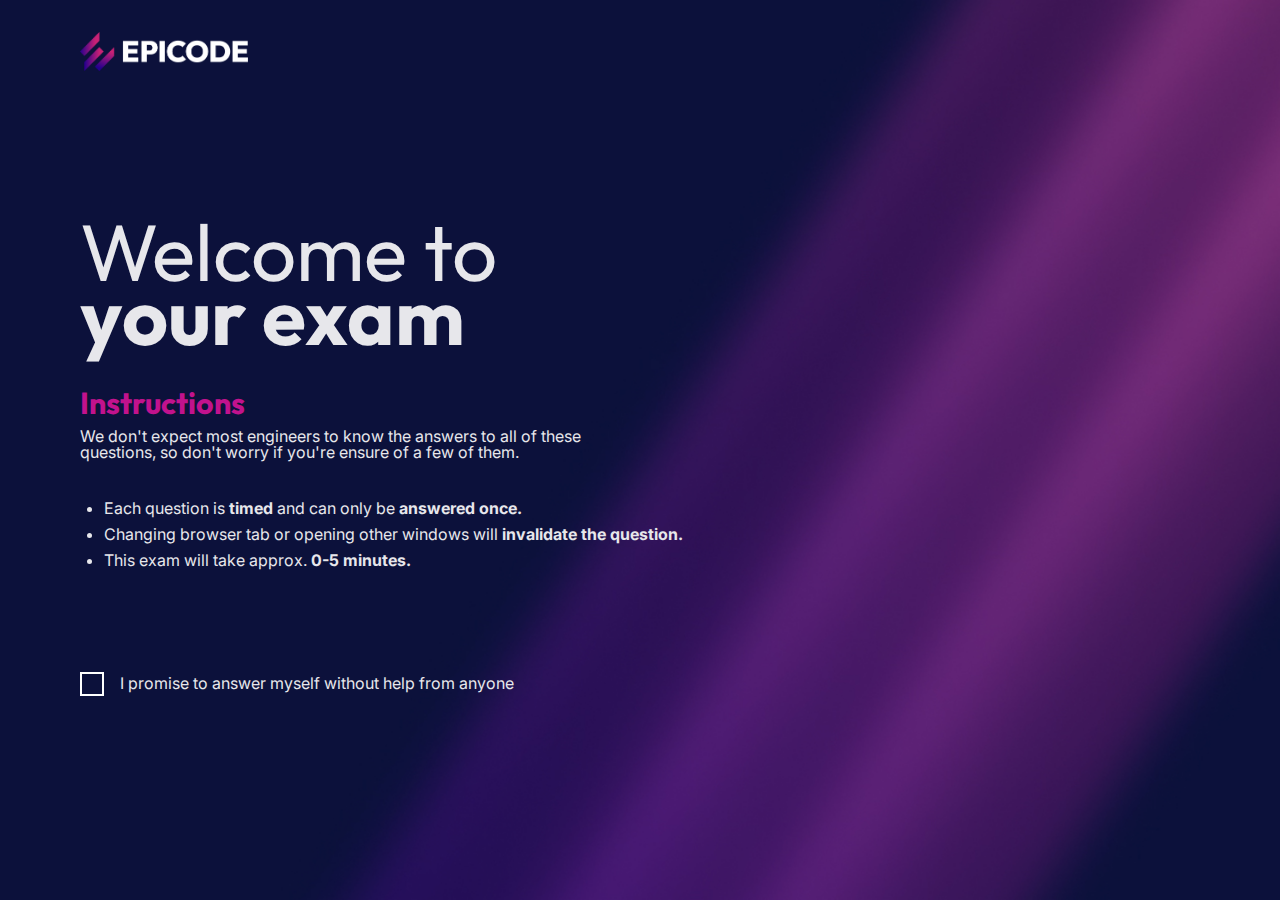
<file: index.html>
<!DOCTYPE html>
<html lang="it">

<head>
    <meta charset="UTF-8" />
    <meta name="viewport" content="width=device-width, initial-scale=1.0" />
    <title>Welcome Page</title>
    <link rel="preconnect" href="https://fonts.googleapis.com" />
    <link rel="preconnect" href="https://fonts.gstatic.com" crossorigin />
    <link
        href="https://fonts.googleapis.com/css2?family=Inter:ital,opsz,wght@0,14..32,100..900;1,14..32,100..900&family=Outfit:wght@100..900&display=swap"
        rel="stylesheet" />
    <link rel="stylesheet" href="assets/css/reset.css" />
    <link rel="stylesheet" href="assets/css/style.css" />
</head>

<body>
    <div id="container">
        <!--Header con solo logo-->
        <header>
            <img id="logo" src="assets/images/epicode_logo.png" alt="logo epicode" />
        </header>
        <!--Fine header-->
        <!--Inizio Main-->
        <main class="mainIndex">
            <div class="welcomeContainer">
                <h1>Welcome to <strong>your exam</strong></h1>
                <!--Titolo-->
                <h2>Instructions</h2>
                <p>
                    We don't expect most engineers to know the answers to all of these
                    questions, so don't worry if you're ensure of a few of them.
                </p>
            </div>
            <ul>
                <!--lista non ordinata con parole in grassetto-->
                <li>
                    Each question is <b>timed</b> and can only be <b>answered once.</b>
                </li>
                <li>
                    Changing browser tab or opening other windows will
                    <b>invalidate the question.</b>
                </li>
                <li>This exam will take approx. <b>0-5 minutes.</b></li>
            </ul>

            <form action="benchmark.html"> <!--collegamento seconda pagina-->
                <div class="checkboxContainer">
                    <input type="checkbox" id="welcomeCheck" name="welcomeCheck" />
                    <label for="welcomeCheck">I promise to answer myself without help from anyone</label>
                    <p id="errorCheck">Check the box to proceed</p>
                </div>
                <button type="submit" id="btnWelcomeProceed" class="blueBtn">PROCEED</button>
                <!--link a pagina2?-->
            </form>
            
        </main>
    </div>
    <script src="assets/js/script.js"></script>
</body>

</html>
</file>
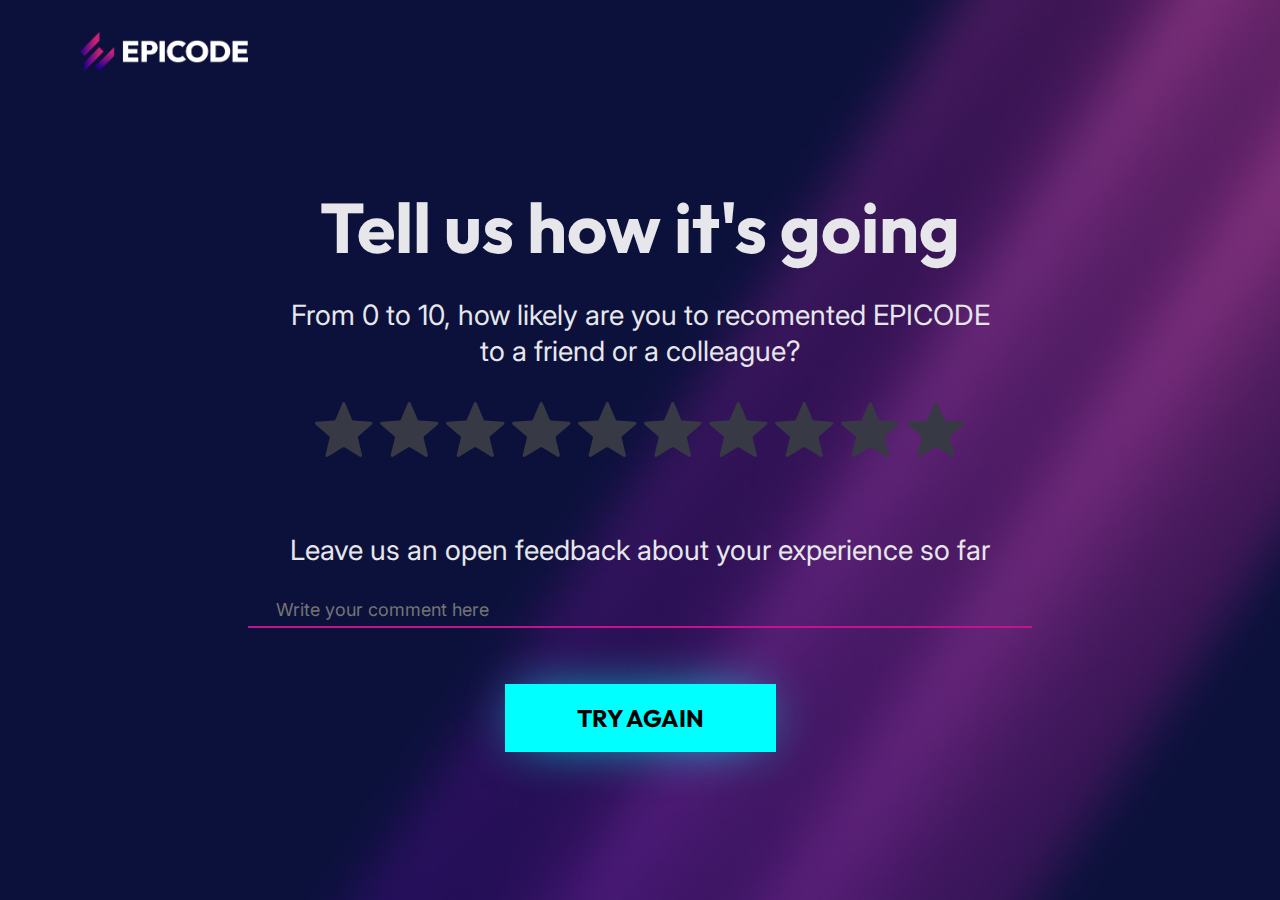
<file: feedbackPage.html>
<!DOCTYPE html>
<html lang="it">
  <head>
    <meta charset="UTF-8" />
    <meta name="viewport" content="width=device-width, initial-scale=1.0" />
    <title>Feedback Page</title>
    <link rel="preconnect" href="https://fonts.googleapis.com" />
    <link rel="preconnect" href="https://fonts.gstatic.com" crossorigin />
    <link
      href="https://fonts.googleapis.com/css2?family=Inter:ital,opsz,wght@0,14..32,100..900;1,14..32,100..900&family=Outfit:wght@100..900&display=swap"
      rel="stylesheet"
    />
    <link rel="stylesheet" href="assets/css/reset.css" />
    <link rel="stylesheet" href="assets/css/style.css" />
  </head>

  <body>
    <div id="container">
      <header>
        <img src="assets/images/epicode_logo.png" alt="logo epicode" />
      </header>
      <main>
        <div class="feedbackContainer">
          <h1 id="feedbackTitle">Tell us how it's going</h1>
          <p>
            From 0 to 10, how likely are you to recomented EPICODE to a friend
            or a colleague?
          </p>
          <div class="starsDiv">
            <img src="assets/images/star.svg" alt="starsRate" class="star" />
            <img src="assets/images/star.svg" alt="starsRate" class="star" />
            <img src="assets/images/star.svg" alt="starsRate" class="star" />
            <img src="assets/images/star.svg" alt="starsRate" class="star" />
            <img src="assets/images/star.svg" alt="starsRate" class="star" />
            <img src="assets/images/star.svg" alt="starsRate" class="star" />
            <img src="assets/images/star.svg" alt="starsRate" class="star" />
            <img src="assets/images/star.svg" alt="starsRate" class="star" />
            <img src="assets/images/star.svg" alt="starsRate" class="star" />
            <img src="assets/images/star.svg" alt="starsRate" class="star" />
          </div>
          <p>Leave us an open feedback about your experience so far</p>
          <input
            type="text"
            placeholder="Write your comment here"
            id="inputFeedback"
          />
        </div>
        <div>
          <button class="blueBtn centerBtn">
            <a href="index.html">TRY AGAIN</a>
          </button>
        </div>
      </main>
    </div>
    <script src="assets/js/feedback.js"></script>
  </body>
</html>
</file>
<file: assets/css/style.css>
* {
  margin: 0;
  padding: 0;
  box-sizing: border-box;
  color: #e7e7eb;
  font-family: 'Inter', sans-serif;
}

#container {
  background-image: url(/assets/images/bg.jpg);
  background-repeat: no-repeat;
  background-size: cover;
  padding: 2em 5em;
  width: 100%;
  min-height: 100vh;
  display: flex;
  flex-direction: column;
  box-sizing: border-box;
}

header {
  display: flex;
  justify-content: space-between;
}
header img {
  width: 15%;
}

h1 {
  font-family: 'Outfit', sans-serif;
  font-size: 2em;
}
main {
  width: 100%;
  display: flex;
  flex-direction: column;
  align-items: center; /*align content perchè stiamo centrando su un flex-direction column*/
  flex-grow: 1;
  justify-content: center;
}

.mainIndex {
  display: flex;
  height: 100%;
  align-items: flex-start;
  justify-self: center;
}

.welcomeContainer {
  width: 50%;
  margin-bottom: 1em;
}

.welcomeContainer h1 {
  font-size: 5em;
  margin-bottom: 2.5rem;
  line-height: 0.8;
}

.welcomeContainer h2 {
  font-family: 'Outfit', sans-serif;
  color: #c2128d;
  font-weight: bold;
  font-size: 1.9em;
  margin-bottom: 10px;
}

strong,
b {
  font-weight: bold;
}

ul {
  padding: 1.5em;
  margin-bottom: 4.5em;
}

ul li {
  margin-bottom: 10px;
}

form {
  position: relative;
  margin-bottom: 10px;
  width: 100%;
  display: flex;
  justify-content: space-between;
}

.blueBtn {
  background-color: #00ffff;
  border: none;
  padding: 0.8em 3em;
  font-size: 1.5em;
  box-shadow: 0px 0px 55px -16px #00ffff;
  font-family: 'Outfit', sans-serif;
  color: black;
  text-decoration: none;
  font-weight: bold;
  align-self: flex-end;
  cursor: pointer;
}

.blueBtn a {
  text-decoration: none;
  color: black;
}

.btnDisabled {
  background-color: #373945;
  box-shadow: none;
  color: #1c1d23;
}
.centerBtn {
  align-self: center;
}

.checkboxContainer input[type='checkbox'] {
  display: none;
}

.checkboxContainer label {
  position: relative;
  cursor: pointer;
  display: flex;
  align-items: center;
  font-size: 16px;
  padding-left: 2.5rem;
  line-height: 1.2;
  user-select: none;
  margin-bottom: 1rem;
}

.checkboxContainer label::before {
  content: '';
  position: absolute;
  left: 0;
  top: 50%;
  transform: translateY(-50%);
  width: 20px;
  height: 20px;
  border: 2px solid #ffffff;
  background-color: transparent;
  transition: background-color 0.3s, border-color 0.3s;
}

.checkboxContainer input[type='checkbox']:checked + label::before {
  content: '✔';
  background-color: #c2128d;
  border: none;
  display: flex;
  align-items: center;
  justify-content: center;
}

#errorCheck {
  color: #c2128d;

  padding-left: 2.4rem;
}

text {
  font-size: 0.4em;
}
.staticTextTimer {
  color: #e7e7eb;
}
#timerText {
  font-size: 2rem;
  font-family: 'Outfit', sans-serif;
}

.questionTitle {
  font-size: 2.5em;
  max-width: 60%;
  justify-self: center;
  text-align: center;
  line-height: 1.2;
  margin-bottom: 1.2em;
}

#questionContainer {
  justify-content: center;
  box-sizing: border-box;
}

#difficultyContainer {
  display: flex;
  flex-direction: column;
  width: 100%;
  align-items: center;
  justify-content: center;
}

#difficultyContainer h1,
.finalTitle,
.resultHeadings h1 {
  text-align: center;
  font-size: 4em;
  font-weight: bold;
  margin-bottom: 1em;
}

.questionsDiv {
  display: flex;
  flex-direction: column;
  width: 100%;
  align-items: center;
  justify-content: space-around;
  flex-grow: 1;
}

#options-container {
  display: flex;
  flex-wrap: wrap;
  justify-content: center;
  margin-bottom: 2em;
  width: 80%;
}

#options-container button,
#difficultyContainer button {
  width: 35%;
  margin: 0.5em;
  height: 6em;
  border-radius: 50px;
  background: none;
  outline: none;
  backdrop-filter: blur(8px);
  border: 2px solid rgba(255, 255, 255, 0.279);
  font-size: 1em;
  font-weight: bold;
  cursor: pointer;
  position: relative; /* Necessario per il bordo gradiente con pseudo-elemento */
  transition: all 0.3s ease; /* Transizioni fluide */
  padding: 5px;
}

#options-container button:hover,
#difficultyContainer button:hover {
  border-width: 3px; /* Mantenere la larghezza del bordo */
  color: white; /* Colore del testo invariato */
  transform: scale(1.05); /* Effetto zoom sul bottone */
  background-color: #c2128d;
}

#options-container button::before,
#difficultyContainer button::before {
  content: '';
  position: absolute;
  inset: 0;
  border-radius: 50px;
  padding: 2px;
  background: linear-gradient(
    180deg,
    rgba(245, 245, 245, 1) 0%,
    rgba(0, 0, 0, 0.24702380952380953) 100%
  );
  mask: /*Using the mask property, we apply two opaque layers. The bottom one will cover the whole element and the top one will cover only the padding box (so it will not cover the border area)*/ linear-gradient(
        #000 0 0
      )
      content-box,
    linear-gradient(#000 0 0);
  mask-composite: exclude;
}

#options-container button.selected,
#difficultyContainer button.selected {
  background-color: #c2128d;
  padding: 4px; /* Adjust padding for a stronger focus effect */
}

#difficultyContainer button {
  font-size: 1.5em;
}

.questionNumber {
  font-family: 'Outfit', sans-serif;
  letter-spacing: 2px;
}

.markQuestion {
  color: #c2128d;
}

#resultMain {
  display: flex;
  justify-content: center;
}
.chartContainer {
  position: relative;
  display: inline-block;
}

#chartText {
  font-family: Arial, Helvetica, sans-serif;
  position: absolute;
  text-align: center;
  top: 50%;
  left: 50%;
  transform: translate(-50%, -50%);
}

.resultHeadings {
  font-family: 'Outfit', sans-serif;
  text-align: center;
  margin-bottom: 2.5em;
  line-height: 1.1;
}

.resultHeadings h1 {
  margin-bottom: 0;
}

.resultHeadings h2 {
  font-size: 1.6em;
  font-weight: 300;
}

.padreProva {
  font-family: 'Outfit', sans-serif;
  width: 85%;
  display: flex;
  margin-bottom: 3em;
}

.provaText1 {
  display: flex;
  flex-direction: column;
  justify-content: center;
  width: 30%;
}

.provaText2 {
  display: flex;
  flex-direction: column;
  justify-content: center;
  align-items: flex-end;
  width: 30%;
}

.provaChart {
  display: flex;
  flex-direction: column;
  align-items: center;
  justify-content: center;
  width: 40%;
}

#resultChart {
  box-shadow: 0px 0px 37px 12px #0C113B;
  border-radius: 50%;
}

.provaText1 h4,
.provaText2 h4,
#correctPercentage,
#wrongPercentage {
  font-size: 3em;
}

#correctPercentage,
#wrongPercentage {
  font-size: 3em;
  font-weight: 700;
}

#correctQuestions,
#wrongQuestions {
  font-weight: 200;
  line-height: 1.5;
}

#chartText {
  max-width: 50%;
}

#chartText h3 {
  font-size: 1.2em;
  font-weight: 500;
  line-height: 1.5;
}

#chartText > p:last-child {
  font-weight: lighter;
  line-height: 1.3;
}

#correctAnswers {
  color: #01ffff;
  font-size: 1.2em;
}

#chartText #wrongAnswers {
  color: #c2138d;
  font-size: 1.2em;
}

.buttonRateUs {
width: 100%;
display: flex;
border-bottom: 2px solid #c2138d;
margin-bottom: 1em;
justify-content: space-evenly;
}

.buttonRateUs button, .resumeContainer button {
  width: 11em;
  height: 3em;
  background-color: transparent;
  border-color: white;
  font-family: 'Outfit', sans-serif;
  font-weight: 600;
  font-size: larger;
  cursor: pointer;
  margin-bottom: 3em;
}

.buttonRateUs button a {
  text-decoration: none;
}

/*CSS FEEDBACK PAGE*/
#feedbackTitle {
  font-size: 2.5em;
  font-weight: bold;
  margin-bottom: 0.5em;
}

.feedbackContainer {
  display: flex;
  flex-direction: column;
  flex-wrap: wrap;
  align-content: center;
  width: 70%;
  font-size: 1.75em;
  border-bottom: 2px solid #c2128d;
  padding: 0.2em 1em;
  text-align: center;
  margin-bottom: 2em;
}

.feedbackContainer p {
  line-height: 1.3;
  margin-bottom: 1.1em;
}

#inputFeedback {
  background: transparent;
  border: none;
  font-size: large;
  width: 35%;
  width: 100%;
}

#inputFeedback:focus {
  outline: none;
}

/* MAGIA DELLE STELLINE*/

/* filter per colorare di grigio le stelle inizialmente*/
.star {
  filter: invert(100%) sepia(50%) saturate(13%) hue-rotate(237deg)
    brightness(80%) contrast(100%);
}

.starsDiv {
  margin-bottom: 2.5em;
}

.starsDiv img {
  /*filter: drop-shadow(0 0 15px rgba(1, 255, 255, 0.8));  Glow effect */
  width: 2.1em;
}



.dropDownNone {display: none;}
.show {display:block;}

.resumeContainer {
  padding-top: 1em;
  display: flex;
  flex-direction: column;
  align-items: center;
}

#resumeContainer {
  width: 80%;
}

#resumeContainer div {
  margin-bottom: 1em;
  line-height: 1.25;
}

#resumeContainer h4 {
  font-style: italic;
  margin-bottom: 0.4em;
}

dl {
  padding-left: 1.5em;
}

dt {
  font-weight: 600;
}

.correctIcon {
  color: #01FFFF;
  font-size: 1.3em;
  vertical-align: middle;
}

.wrongIcon {
  color: #C2138D;
  font-size: 1.5em;
  vertical-align: middle;
}
</file>
